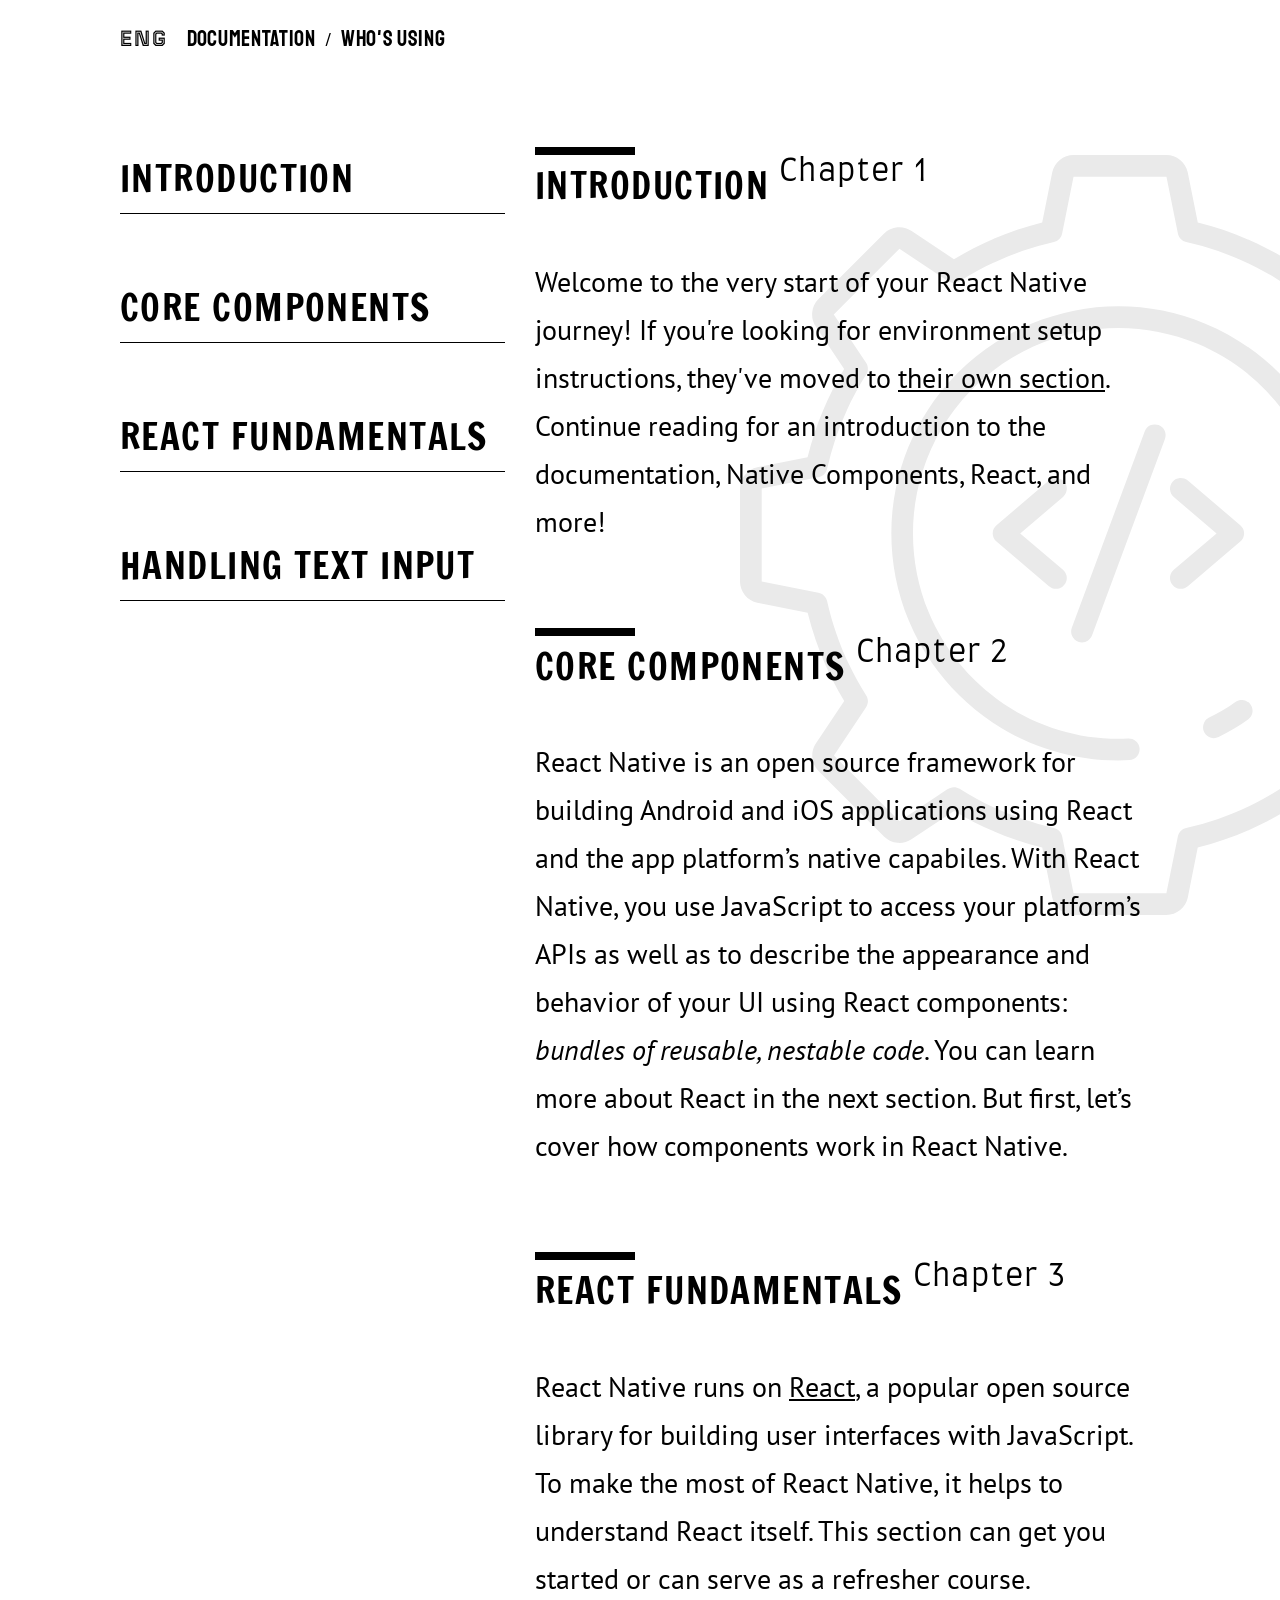
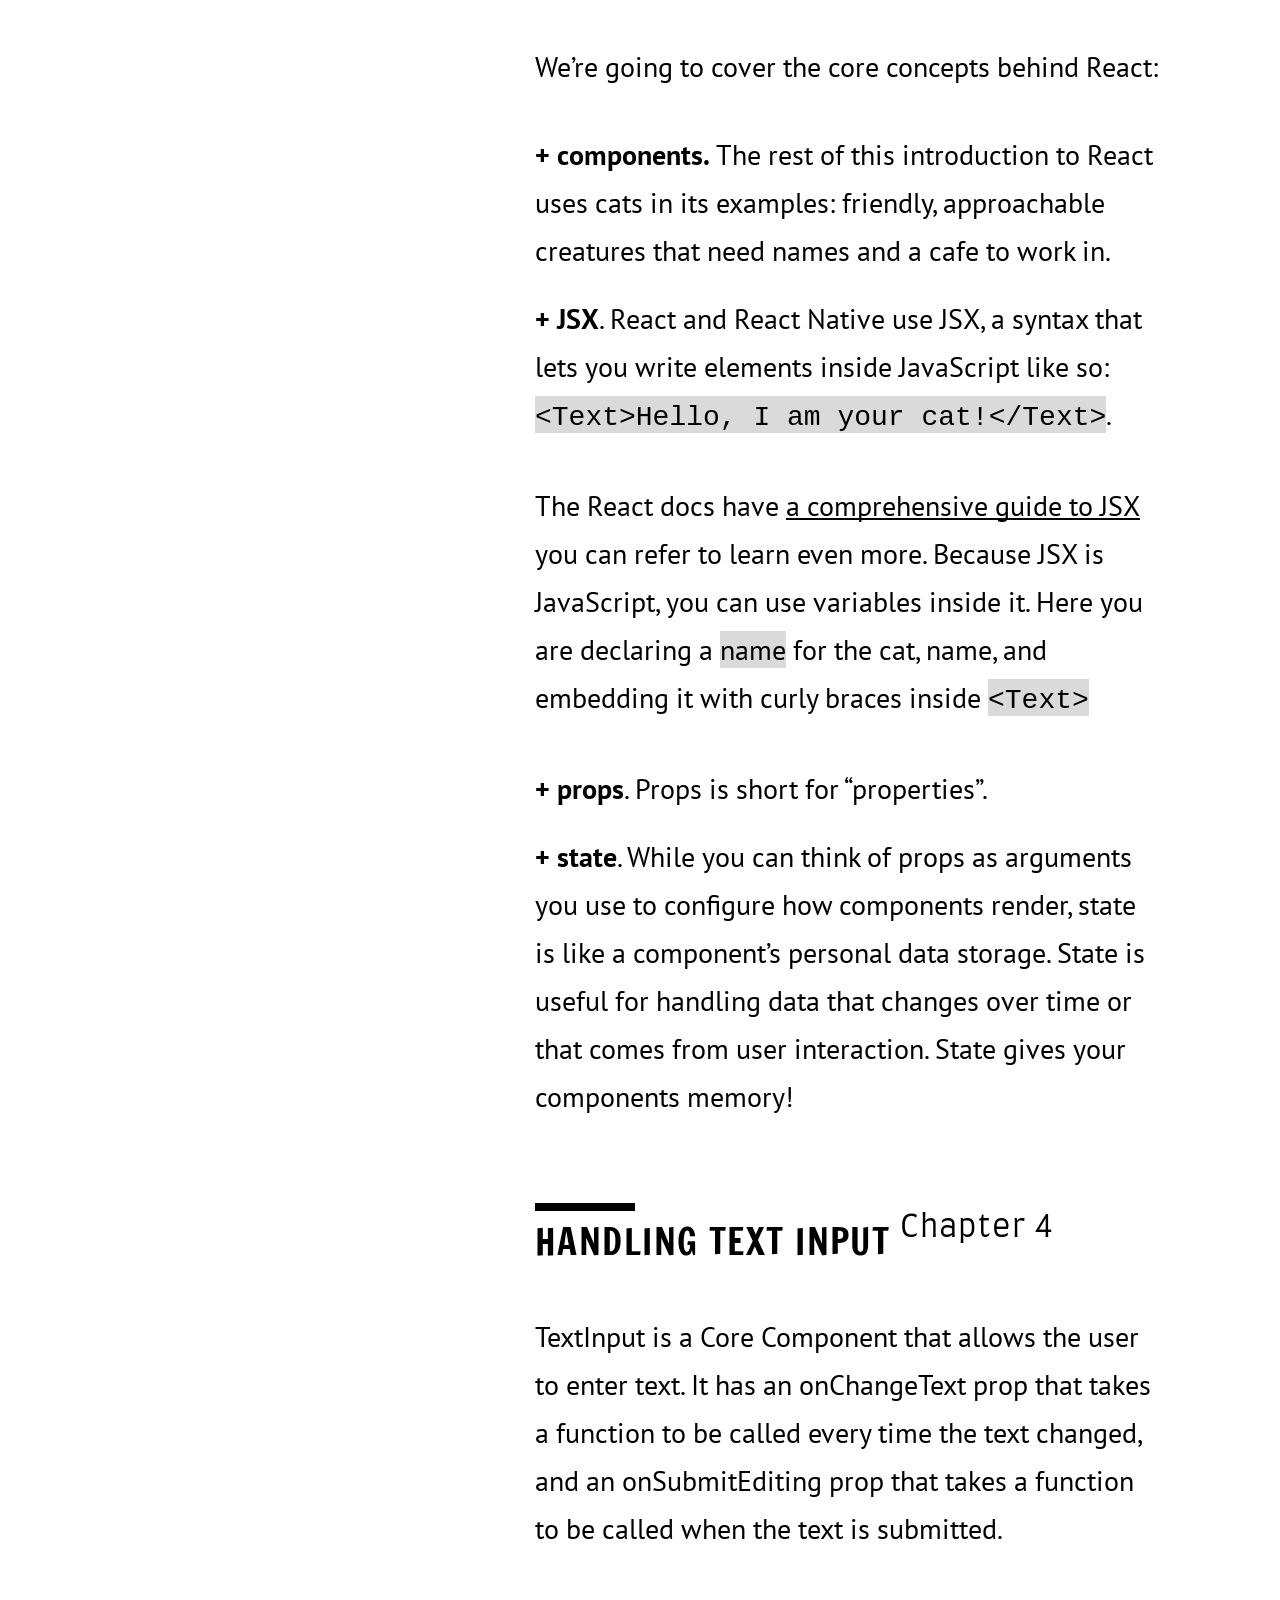
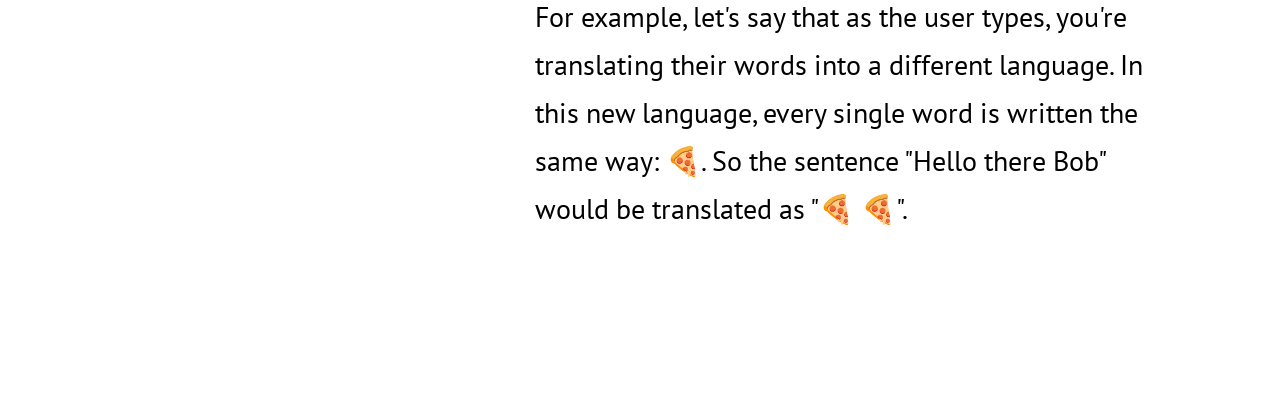
<file: index.html>
<!doctype html>
<html lang="en">
  <head>
    <meta charset="UTF-8" />
    <meta name="viewport" content="width=device-width, initial-scale=1.0" />
    <link
      rel="stylesheet"
      href="https://cdnjs.cloudflare.com/ajax/libs/modern-normalize/3.0.1/modern-normalize.min.css"
      integrity="sha512-q6WgHqiHlKyOqslT/lgBgodhd03Wp4BEqKeW6nNtlOY4quzyG3VoQKFrieaCeSnuVseNKRGpGeDU3qPmabCANg=="
      crossorigin="anonymous"
      referrerpolicy="no-referrer"
    />

    <link rel="preconnect" href="https://fonts.googleapis.com" />
    <link rel="preconnect" href="https://fonts.gstatic.com" crossorigin />
    <link
      href="https://fonts.googleapis.com/css2?family=Farro:wght@300&family=Francois+One&family=PT+Sans:ital,wght@0,400;0,700;1,400;1,700&family=Staatliches&family=Tourney:ital,wdth,wght@0,75..125,100..900;1,75..125,100..900&display=swap"
      rel="stylesheet"
    />

    <link rel="stylesheet" href="./style.css" />

    <title>Konstrukt</title>
  </head>
  <body class="body-doc">
    <div class="header-wrapper">
      <header class="header-container">
        <div class="header-left">
          <p class="header-text">ENG</p>
          <nav class="header-nav">
            <ul class="header-list">
              <li class="header-item">
                <a class="header-item" >DOCUMENTATION</a>
              </li>
              <li class="separator">/</li>
              <li class="header-item">
                <a class="header-item" href="./using.html">WHO'S USING</a>
              </li>
            </ul>
          </nav>
        </div>
  
        <a href="." class="header-logo">
          <svg class="" width="237" height="54">
            <use href="./company-logo-black.svg"></use>
          </svg>
        </a>
      </header>
    </div >

    <div class="all-container">
      <div class="sidbar-container">
        <aside class="sidbar">
          <nav class="sidbar-nav">
            <ul class="sidbar-list">
              <li class="sidbar-item">
                <a class="sidbar-link" href="#introduction">Introduction</a>
              </li>
              <li class="sidbar-item">
                <a class="sidbar-link" href="#components">Core Components</a>
              </li>
              <li class="sidbar-item">
                <a class="sidbar-link" href="#fundamentals">React Fundamentals</a>
              </li>
              <li class="sidbar-item">
                <a class="sidbar-link" href="#handling-text-input">Handling Text Input</a>
              </li>
            </ul>
          </nav>
          </aside>  
      </div>
      

      <div class="main-container">
        <section class="introduction container" id="introduction">
          <div class="introduction-main">
            <h2 class="introduction-titel">Introduction</h2>
            <p class="introduction-subtitle">Chapter 1</p>
          </div>
          <p class="introduction-text">
            Welcome to the very start of your React Native journey! If you're
            looking for environment setup instructions, they've moved to
            <span class="introduction-span"><a href=".">their own section</a></span
            >. Continue reading for an introduction to the documentation, Native
            Components, React, and more!
          </p>
        </section>
    
        <section class="components container" id="components">
          <div class="introduction-main">
            <h2 class="introduction-titel">core components</h2>
            <p class="introduction-subtitle">Chapter 2</p>
          </div>
          <p class="introduction-text">
            React Native is an open source framework for building Android and iOS
            applications using React and the app platform’s native capabiles. With
            React Native, you use JavaScript to access your platform’s APIs as well
            as to describe the appearance and behavior of your UI using React
            components:
            <span class="components-span">bundles of reusable, nestable code</span>.
            You can learn more about React in the next section. But first, let’s
            cover how components work in React Native.
          </p>
        </section>
    
        <section class="fundamentals container" id="fundamentals">
          <div class="introduction-main">
            <h2 class="introduction-titel">react fundamentals</h2>
            <p class="introduction-subtitle">Chapter 3</p>
          </div>
    
          <p class="introduction-text">
            React Native runs on
            <span class="introduction-span"
              ><a href="https://reactnative.dev/" target="_blank">React</a></span
            >, a popular open source library for building user interfaces with
            JavaScript. To make the most of React Native, it helps to understand
            React itself. This section can get you started or can serve as a
            refresher course.
          </p>
    
          <h3 class="introduction-text subtitle">
            We’re going to cover the core concepts behind React:
          </h3>
    
          <ul class="fundamentals-list">
            <li class="introduction-item">
              <p class="introduction-text">
                <span class="fundamentals-span">+ components.</span> The rest of
                this introduction to React uses cats in its examples: friendly,
                approachable creatures that need names and a cafe to work in.
              </p>
            </li>
            <li class="introduction-item">
              <p class="introduction-text">
                <span class="fundamentals-span">+ JSX</span>. React and React Native
                use JSX, a syntax that lets you write elements inside JavaScript
                like so:
                <span class="fundamentals-bg"
                  ><code>&lt;Text&gt;Hello, I am your cat!&lt;/Text&gt;</code></span
                >.
              </p>
            </li>
          </ul>
    
          <h3 class="introduction-text subtitle">
            The React docs have
            <span class="introduction-span"
              ><a
                href="https://legacy.reactjs.org/docs/jsx-in-depth.html"
                target="_blank"
                >a comprehensive guide to JSX</a
              ></span
            >
            you can refer to learn even more. Because JSX is JavaScript, you can use
            variables inside it. Here you are declaring a
            <span class="fundamentals-bg">name</span> for the cat, name, and
            embedding it with curly braces inside
            <span class="fundamentals-bg"><code>&lt;Text&gt;</code></span>
          </h3>
    
          <ul class="fundamentals-list">
            <li class="introduction-item">
              <p class="introduction-text">
                <span class="fundamentals-span">+ props</span>. Props is short for
                “properties”.
              </p>
            </li>
            <li class="introduction-item">
              <p class="introduction-text">
                <span class="fundamentals-span">+ state</span>. While you can think
                of props as arguments you use to configure how components render,
                state is like a component’s personal data storage. State is useful
                for handling data that changes over time or that comes from user
                interaction. State gives your components memory!
              </p>
            </li>
          </ul>
        </section>
        <section class="handling  container" id="handling-text-input">
          <div class="introduction-main">
            <h2 class="introduction-titel">handling text input</h2>
            <p class="introduction-subtitle">Chapter 4</p>
          </div>
          <p class="introduction-text handling-text">
            TextInput is a Core Component that allows the user to enter text. It has an onChangeText prop that takes a function to be called every time the text changed, and an onSubmitEditing prop that takes a function to be called when the text is submitted.
          </p>
    
          <p class="introduction-text">
            For example, let's say that as the user types, you're translating their words into a different language. In this new language, every single word is written the same way: 🍕. So the sentence "Hello there Bob" would be translated as "🍕 🍕".
          </p>
    
        </section>
      </div >
    </div>


  </body>
</html>
</file>
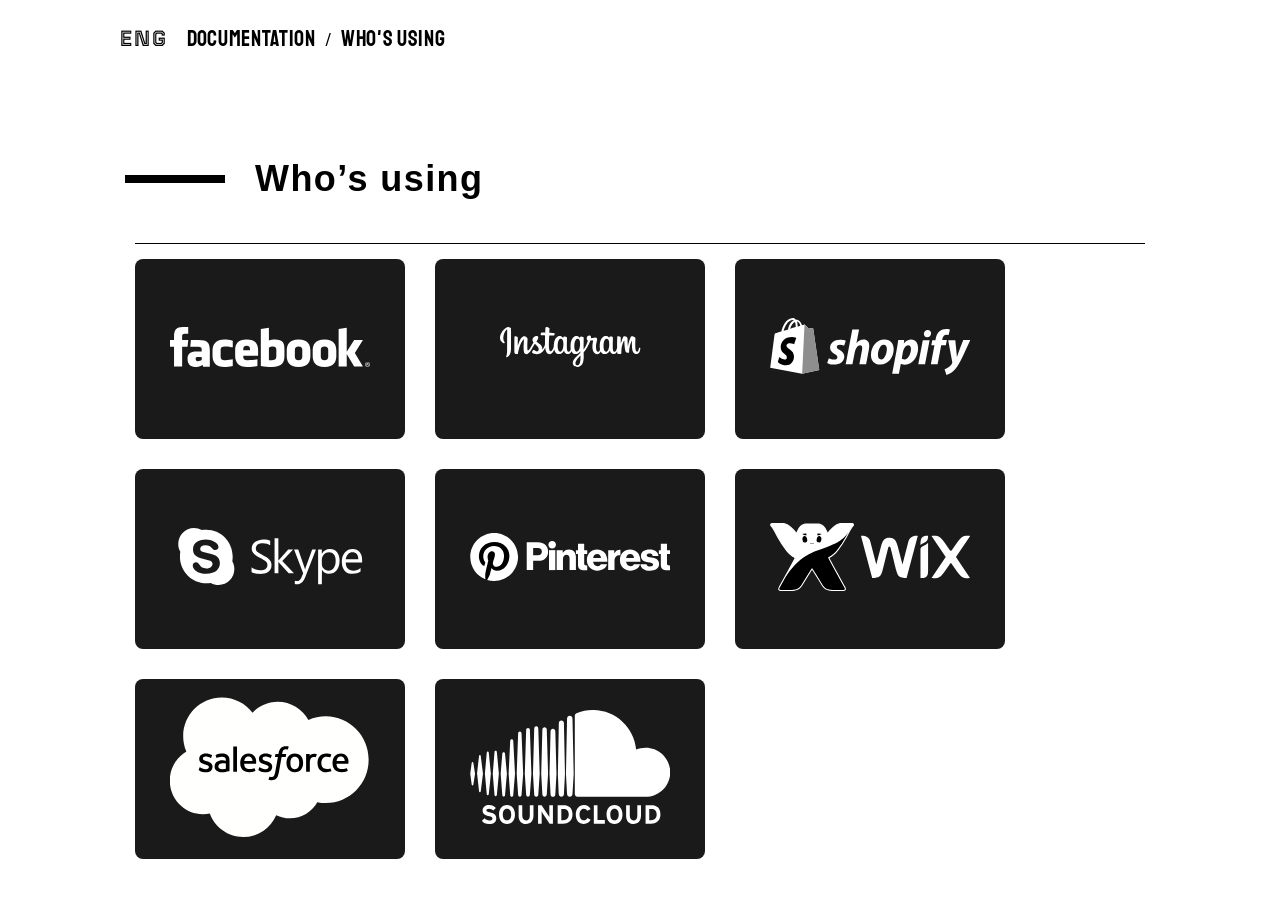
<file: using.html>
<!doctype html>
<html lang="en">
  <head>
    <meta charset="UTF-8" />
    <meta name="viewport" content="width=device-width, initial-scale=1.0" />
    <link
      rel="stylesheet"
      href="https://cdnjs.cloudflare.com/ajax/libs/modern-normalize/3.0.1/modern-normalize.min.css"
      integrity="sha512-q6WgHqiHlKyOqslT/lgBgodhd03Wp4BEqKeW6nNtlOY4quzyG3VoQKFrieaCeSnuVseNKRGpGeDU3qPmabCANg=="
      crossorigin="anonymous"
      referrerpolicy="no-referrer"
    />

    <link rel="preconnect" href="https://fonts.googleapis.com" />
    <link rel="preconnect" href="https://fonts.gstatic.com" crossorigin />
    <link
      href="https://fonts.googleapis.com/css2?family=Farro:wght@300&family=Francois+One&family=PT+Sans:ital,wght@0,400;0,700;1,400;1,700&family=Staatliches&family=Tourney:ital,wdth,wght@0,75..125,100..900;1,75..125,100..900&display=swap"
      rel="stylesheet"
    />

    <link rel="stylesheet" href="./style.css" />

    <title>Konstrukt</title>
  </head>
  <body>
    <div class="header-wrapper">
      <header class="header-container">
        <div class="header-left">
          <p class="header-text">ENG</p>
          <nav class="header-nav">
            <ul class="header-list">
              <li class="header-item">
                <a class="header-item" href="./index.html">DOCUMENTATION</a>
              </li>
              <li class="separator">/</li>
              <li class="header-item">
                <a class="header-item">WHO'S USING</a>
              </li>
            </ul>
          </nav>
        </div>

        <a href="." class="header-logo">
          <svg class="" width="237" height="54">
            <use href="./company-logo-black.svg"></use>
          </svg>
        </a>
      </header>
    </div>

    <section class="dok-container">
      <h2 class="dok-titel">Who’s using</h2>
      <ul class="dok-link">
        <li class="dok-item flip-card">
          <div class="flip-card-inner">
            <div class="flip-card-front">
              <div class="logo">
                <svg width="200" height="40">
                  <use href="./sprite.svg#icon-facebook-logo-white"></use>
                </svg>
              </div>
            </div>
            <div class="flip-card-back">
              <div class="logo">
                <svg width="200" height="40">
                  <use href="./sprite.svg#icon-facebook-logo-black"></use>
                </svg>
              </div>
            </div>
          </div>
        </li>

        <li class="dok-item flip-card">
          <div class="flip-card-inner">
            <div class="flip-card-front">
              <div class="logo">
                <svg width="200" height="40">
                  <use href="./sprite.svg#icon-instagram-logo-white"></use>
                </svg>
              </div>
            </div>
            <div class="flip-card-back">
              <div class="logo">
                <svg width="200" height="40">
                  <use href="./sprite.svg#icon-instagram-logo-black"></use>
                </svg>
              </div>
            </div>
          </div>
        </li>

        <li class="dok-item flip-card">
          <div class="flip-card-inner">
            <div class="flip-card-front">
              <div class="logo">
                <svg class="" width="200" height="57">
                  <use href="./sprite.svg#icon-shopify-logo-white"></use>
                </svg>
              </div>
            </div>
            <div class="flip-card-back">
              <div class="logo">
                <svg width="200" height="57">
                  <use href="./sprite.svg#icon-shopify-logo-black"></use>
                </svg>
              </div>
            </div>
          </div>
        </li>

        <li class="dok-item flip-card">
          <div class="flip-card-inner">
            <div class="flip-card-front">
              <div class="logo">
                <svg class="" width="200" height="57">
                  <use href="./sprite.svg#icon-skype-logo-white"></use>
                </svg>
              </div>
            </div>
            <div class="flip-card-back">
              <div class="logo">
                <svg width="200" height="57">
                  <use href="./sprite.svg#icon-skype-logo-black"></use>
                </svg>
              </div>
            </div>
          </div>
        </li>

        <li class="dok-item flip-card">
          <div class="flip-card-inner">
            <div class="flip-card-front">
              <div class="logo">
                <svg class="" width="200" height="48">
                  <use href="./sprite.svg#icon-pinterest-logo-white"></use>
                </svg>
              </div>
            </div>
            <div class="flip-card-back">
              <div class="logo">
                <svg width="200" height="48">
                  <use href="./sprite.svg#icon-pinterest-logo-black"></use>
                </svg>
              </div>
            </div>
          </div>
        </li>

        <li class="dok-item flip-card">
          <div class="flip-card-inner">
            <div class="flip-card-front">
              <div class="logo">
                <svg class="" width="200" height="68">
                  <use href="./sprite.svg#icon-wixcom-logo-white"></use>
                </svg>
              </div>
            </div>
            <div class="flip-card-back">
              <div class="logo">
                <svg width="200" height="68">
                  <use href="./sprite.svg#icon-wixcom-logo-black"></use>
                </svg>
              </div>
            </div>
          </div>
        </li>

        <li class="dok-item flip-card">
          <div class="flip-card-inner">
            <div class="flip-card-front">
              <div class="logo">
                <svg class="" width="200" height="140">
                  <use href="./sprite.svg#icon-saleforse-logo-white"></use>
                </svg>
              </div>
            </div>
            <div class="flip-card-back">
              <div class="logo">
                <svg width="200" height="140">
                  <use href="./sprite.svg#icon-saleforse-logo-black"></use>
                </svg>
              </div>
            </div>
          </div>
        </li>

        <li class="dok-item flip-card">
          <div class="flip-card-inner">
            <div class="flip-card-front">
              <div class="logo">
                <svg class="" width="200" height="114">
                  <use href="./sprite.svg#icon-soundcloud-logo-white"></use>
                </svg>
              </div>
            </div>
            <div class="flip-card-back">
              <div class="logo">
                <svg width="200" height="114">
                  <use href="./sprite.svg#icon-soundcloud-logo-black"></use>
                </svg>
              </div>
            </div>
          </div>
        </li>

     

      </ul>
    </section>
  </body>
</html>
</file>
<file: style.css>
*,
*::before,
*::after {
  box-sizing: border-box;
  list-style: none;
}
body {

  margin: 0;
}
img {
  display: block;
  max-width: 100%;
  object-fit: cover;
}
a {
  text-decoration: none;
  display: block;
  margin: 0;
  padding: 0;
}
h1,
h2,
h3,
h4,
h5,
h6,
p {
  margin: 0;
  padding: 0;
}

ul,
ol {
  list-style: none;
  padding: 0;
  margin: 0;
}
button {
  cursor: pointer;
  padding: 0;
  margin: 0;
  font-family: inherit;
  display: block;
}
address {
  font-style: normal;
}

button,
a {
    color: #000;
  transition: all 0.3s ease-in-out;}


  
    .header-wrapper {
    position: fixed;
    top: 0;
    left: 0;
    width: 100%; 
    z-index: 1000;
    background: white; 
}
  
  .header-container{
     max-width: 1440px;
    width: 100%;
    display: flex;
    margin: 0 auto;
    justify-content: space-between;
    padding: 0 120px;
    align-items: center;
    height: 80px;
 
}
.header-left{
    display: flex;
    gap: 20px;  
    padding: 30px 0;
    align-items: baseline;
}

.header-text{
    font-family: "Tourney", sans-serif;
font-weight: 600;
font-size: 22px;
 line-height: 0.81818;
letter-spacing: 0.04em;
color: #000000;
letter-spacing: 0.06em;

}
.header-list{
    display: flex;
    gap: 10px;
    align-items: center;
   
}
.header-item{
     font-family: "Staatliches", sans-serif;
font-weight: 400;
font-size: 22px;
letter-spacing: 0.03em;
color: #000;

}
a:hover {
  background: #b1afaf;
}

.separator {
  text-decoration: none;
  color: black;
 display: flex;
  text-transform: uppercase; 
  align-items: center;
}





.container{
    max-width: 785px;
    width: 100%;
    padding-bottom: 90px;
    
}
.introduction-main{
    display: flex;
    
    gap: 10px;
    padding-bottom: 40px;
    align-items: center;
}
.introduction-titel{
    font-family: "Francois One", sans-serif;
font-weight: 400;
font-size: 36px;
 
line-height: 1.33333;
letter-spacing: 0.04em;
text-transform: uppercase;
color: #000;
position: relative;
}
.introduction-titel::before{
  content: "";
  position: absolute;
top: -15px;
  width: 100px;
height: 8px;
background: #000;
}

.introduction-subtitle{
    font-family: "Farro", sans-serif;
font-weight: 300;
font-size: 30px;
letter-spacing: 0.04em;
color: #000;
padding-bottom: 28px;

}
.introduction-text{
    font-family: "PT Sans", sans-serif;
font-weight: 400;
font-size: 28px;

line-height: 1.71429;
color: #000;



}
.introduction-span{
    display: inline-block;
  text-decoration: underline;
text-decoration-skip-ink: none;  
color: #000;
}

.components-span{
    font-style: italic;
}
.subtitle{
    padding: 40px 0 40px 0;
}
.fundamentals-list{
    display: flex;
    flex-direction: column;
    gap: 20px;
}
.fundamentals-span{
  font-weight: 700;
}
.fundamentals-bg{
    background: #dadada;
}

.handling-text{
    padding-bottom: 40px;
}

.all-container{
  display: flex;
  gap: 30px;
  max-width: 1440px;
    width: 100%;
    margin: 0 auto;
    padding: 155px 120px 90px 120px;
    position: relative;

}

.sidbar-container{
  display: flex;
  flex-wrap: nowrap;
  flex-direction: column;
  max-width: 385px;
  width: 100%;  
  
}
.sidbar{
  position: sticky;
  top: 155px;
}

.sidbar-list{
  display: flex;
  flex-direction: column;
  gap: 70px;
}
.sidbar-item {
  padding-bottom: 10px;
  border-bottom: 1px solid #000;

  font-family: "Francois One", sans-serif;
font-weight: 400;
font-size: 36px;

line-height: 1.33333;
letter-spacing: 0.04em;
text-transform: uppercase;
color: #000;
}

.body-doc::before {
    content: "";
    position: fixed;   
    z-index: -1;       
    top: 155px;         
    
    
    left: 50%;          
    margin-left: 100px; 
   

    width: 760px;       
    height: 760px;
    
    background-image: url("./bg.svg");
    background-repeat: no-repeat;
    background-size: contain;
    pointer-events: none; 
}
.dok-container{
  
  max-width: 1440px;
  width: 100%;
  display: flex;
  flex-direction: column;
   margin: 0 auto;
   align-items: start;
  height: 200px;
  padding: 155px 135px 0 135px;
 

}
.dok-titel{
  font-family: "Roboto", sans-serif;
font-weight: 600;
font-size: 36px;
text-align: start;
align-items: start;

line-height: 1.33333;
letter-spacing: 0.04em;
color: #000;
position: relative;
    padding-left: 120px;

  padding-bottom: 40px; 
 

}
.dok-link{
  display: flex;
  gap: 30px;
  flex-wrap: wrap;
  margin: 0 auto;
  border-top: 1px solid #000;
 padding-top: 15px;

 

}


.dok-item{

  flex-basis: calc(100% - 3 * 30px ) / 4;
 border-radius: 8px;
background: transparent;
padding: 0;
 
}



.dok-titel::before{
  content: "";
  position: absolute;
top: 20px;
left: -10px;
  width: 100px;
height: 8px;
background: #000;
}


.flip-card {
  width: 270px;
  height: 180px;
  perspective: 1000px;

}

.flip-card-inner {
  position: relative;
  width: 100%;
  height: 100%;
  transition: transform 0.6s;
  transform-style: preserve-3d;
}

.flip-card:hover .flip-card-inner {
  transform: rotateY(180deg);
}

.flip-card-front, .flip-card-back {
  position: absolute;
  width: 100%;
  height: 100%;
  -webkit-backface-visibility: hidden;
  backface-visibility: hidden;
  border-radius: 8px;
  display: flex;
  justify-content: center;
  align-items: center;
}


.flip-card-front {
  background-color: #1a1a1a;
}
.flip-card-back {
  background-color: #e6e6e6;
  transform: rotateY(180deg);
}
</file>
